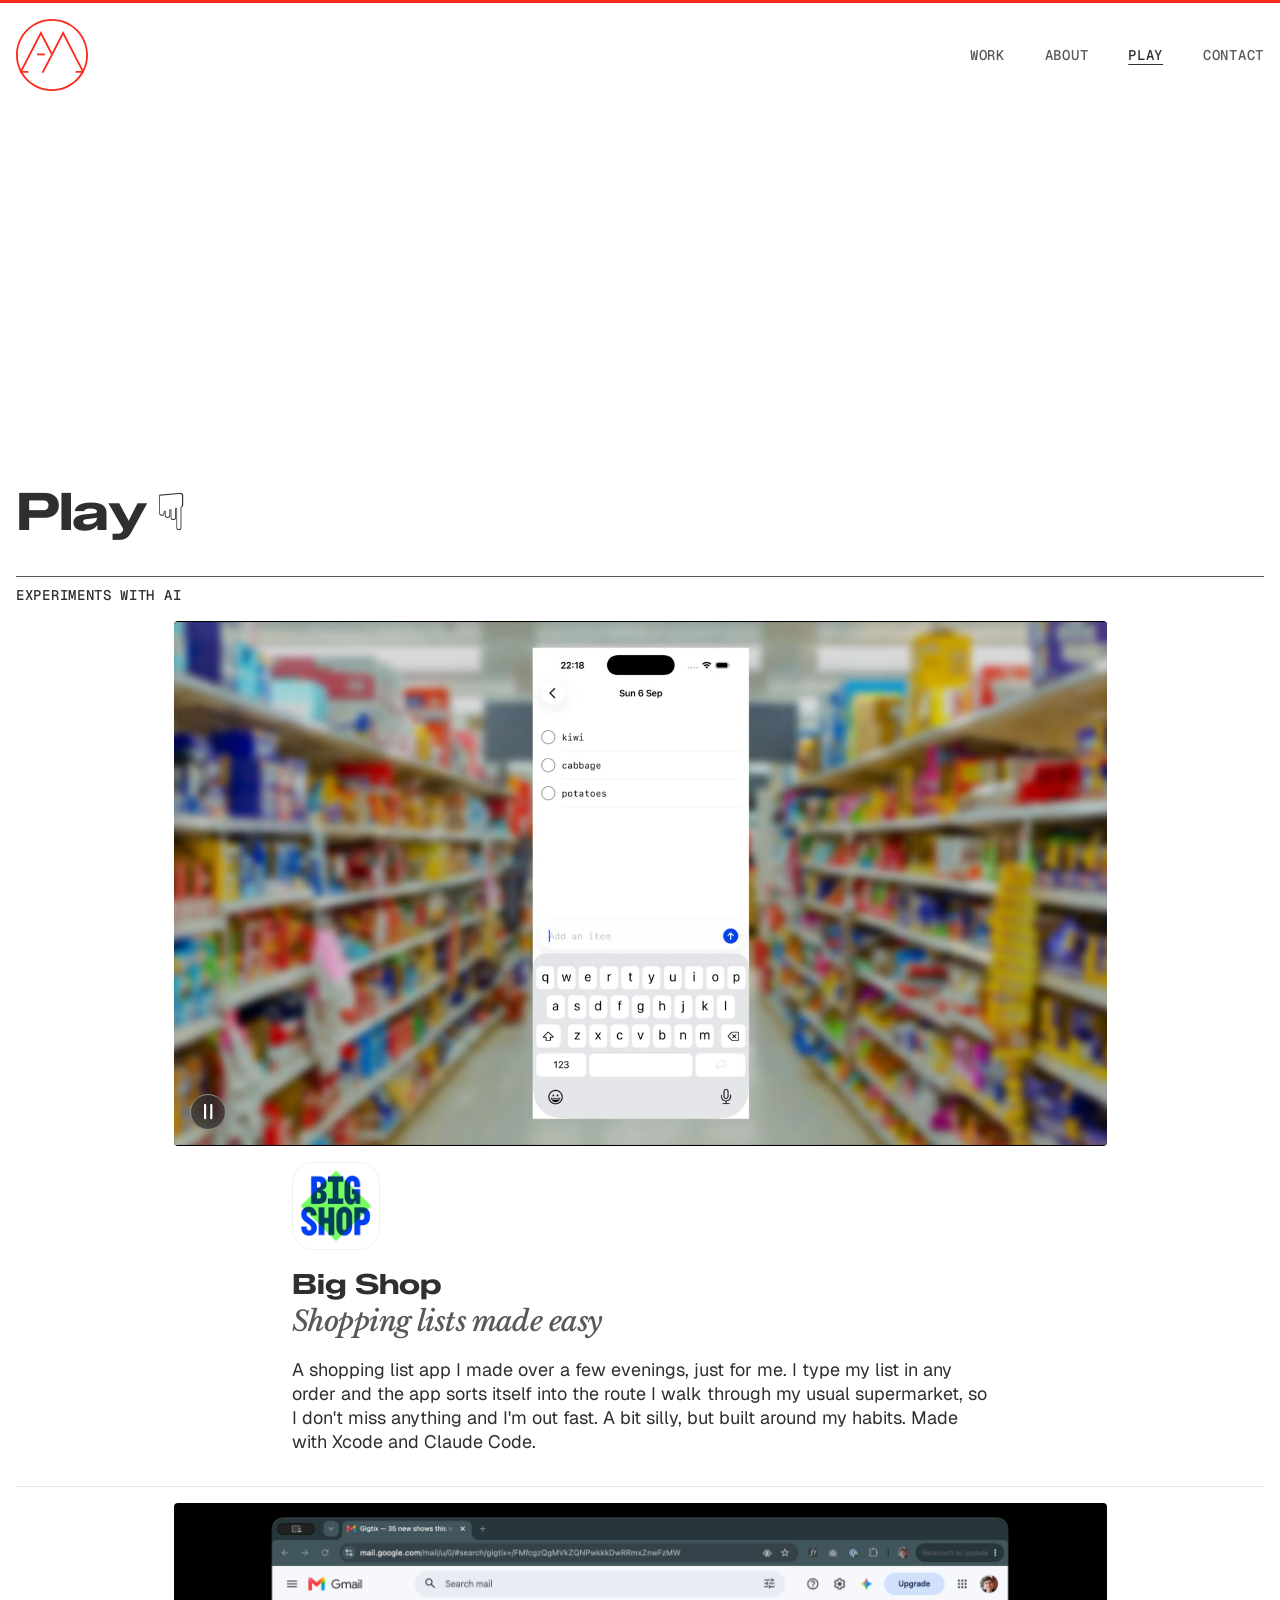
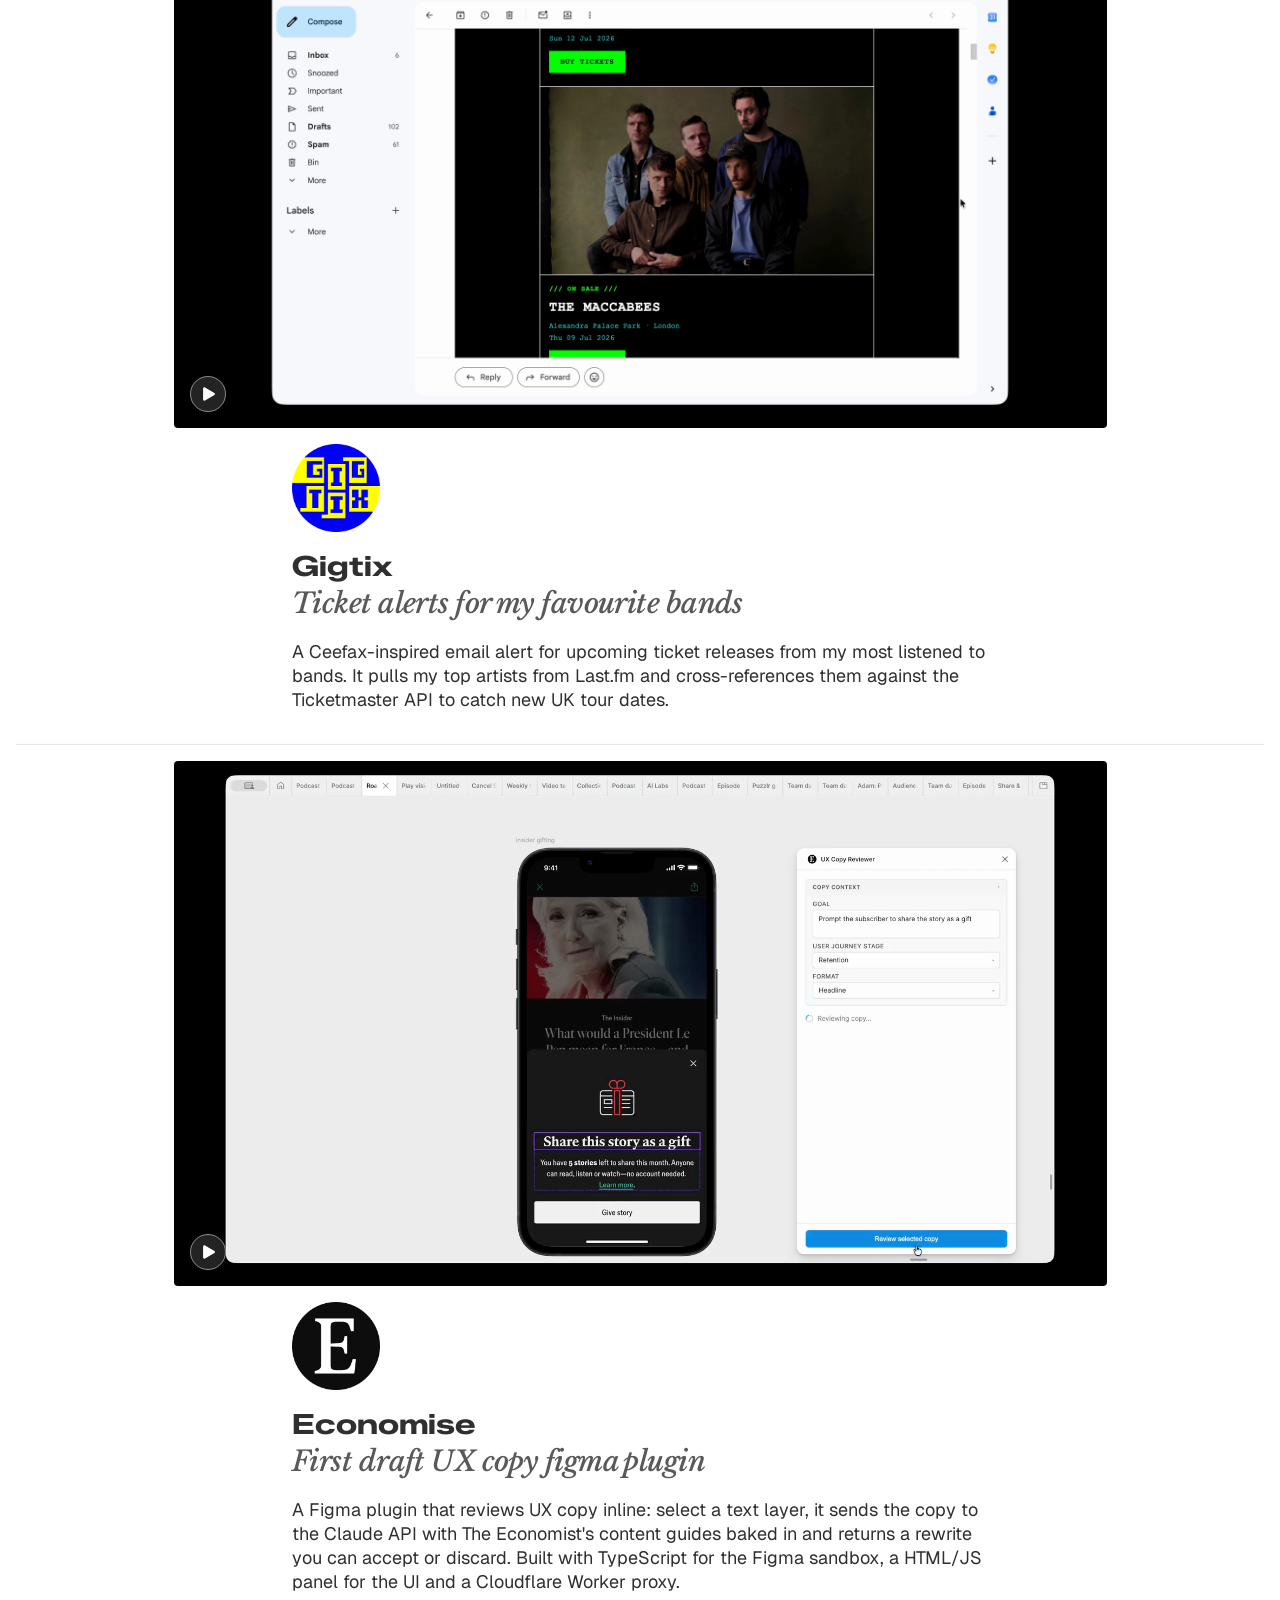
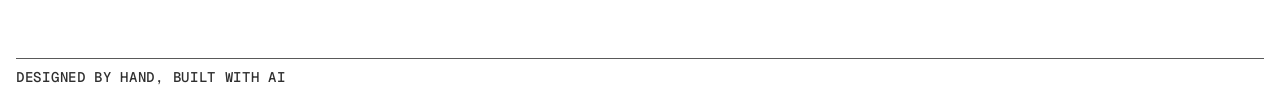
<file: play.html>
<!DOCTYPE html>
<html lang="en">
  <head>
    <meta charset="UTF-8" />
    <meta name="viewport" content="width=device-width, initial-scale=1.0" />
    <meta
      name="description"
      content="Play — experiments with AI from Adam Morris, designer, developer, and builder."
    />
    <meta name="theme-color" content="#0f172a" />
    <link rel="canonical" href="https://adammorrisdesign.com/play" />

    <meta property="og:title" content="Play — Adam Morris" />
    <meta
      property="og:description"
      content="Experiments with AI from Adam Morris — designer, developer, and builder."
    />
    <meta property="og:type" content="website" />
    <meta property="og:url" content="https://adammorrisdesign.com/play" />
    <meta property="og:image" content="https://adammorrisdesign.com/assets/og-image.png" />
    <meta property="og:image:width" content="1200" />
    <meta property="og:image:height" content="630" />
    <meta property="og:locale" content="en_US" />

    <meta name="twitter:card" content="summary_large_image" />
    <meta name="twitter:title" content="Play — Adam Morris" />
    <meta
      name="twitter:description"
      content="Experiments with AI from Adam Morris — designer, developer, and builder."
    />
    <meta name="twitter:image" content="https://adammorrisdesign.com/assets/og-image.png" />

    <link rel="icon" href="assets/favicon.svg" type="image/svg+xml" />
    <link rel="preconnect" href="https://fonts.googleapis.com" />
    <link rel="preconnect" href="https://fonts.gstatic.com" crossorigin />
    <link
      href="https://fonts.googleapis.com/css2?family=Geist+Mono:wght@500&display=swap"
      rel="stylesheet"
    />
    <link
      href="https://fonts.googleapis.com/css2?family=Zalando+Sans+Expanded:wght@300;700&display=swap"
      rel="stylesheet"
    />
    <link
      href="https://fonts.googleapis.com/css2?family=Geist:wght@400;700&display=swap"
      rel="stylesheet"
    />
    <link
      href="https://fonts.googleapis.com/css2?family=Libre+Baskerville:ital,wght@1,400;1,700&display=swap"
      rel="stylesheet"
    />
    <link rel="stylesheet" href="css/styles.css" />

    <title>Adam Morris — Product Design Leader | Play</title>
  </head>
  <body>
    <a class="skip-link" href="#main">Skip to main content</a>

    <header class="site-nav" aria-label="Primary">
      <div class="site-nav__rule" aria-hidden="true"></div>
      <div class="site-nav__spacer" aria-hidden="true"></div>
      <nav class="site-nav__masthead">
        <a class="site-nav__logo" href="/#top" aria-label="Home">
          <img src="assets/nav-logo.svg" alt="" width="72" height="72" />
        </a>
        <ul class="site-nav__links">
          <li><a href="/#work">WORK</a></li>
          <li><a href="/#about">ABOUT</a></li>
          <li><a href="/play" aria-current="page">PLAY</a></li>
          <li><a href="/#contact">CONTACT</a></li>
        </ul>
      </nav>
      <div class="site-nav__spacer" aria-hidden="true"></div>
      <div class="rule rule--thin site-nav__bottom-rule" aria-hidden="true"></div>
    </header>

    <main id="main" class="page" tabindex="-1">
      <div id="top" class="page__top" aria-hidden="true"></div>

      <section class="page-header page-header--play" aria-labelledby="hero-heading">
        <div class="page-header__inner">
          <div class="page-header__titleblock">
            <h1 id="hero-heading" class="page-header__name play-title" aria-label="Play">
              <span class="play-title__letters" aria-hidden="true"><span class="play-letter" data-letter>P</span><span class="play-letter" data-letter>l</span><span class="play-letter" data-letter>a</span><span class="play-letter" data-letter>y</span></span><button type="button" class="play-letter play-letter--symbol" id="playReset" data-letter aria-label="Replay animation">☟</button>
            </h1>
          </div>
        </div>
      </section>

      <section id="experiments" class="page-section" aria-labelledby="experiments-heading">
        <header class="page-section__header">
          <div class="rule rule--thin" aria-hidden="true"></div>
          <h2 id="experiments-heading" class="page-section__kicker">EXPERIMENTS WITH AI</h2>
        </header>

        <article class="teaser teaser--single">
          <div class="teaser__media teaser__media--black" data-video-teaser>
            <video
              class="teaser__img"
              poster="assets/figma/bigshop.jpg"
              muted
              loop
              playsinline
              preload="metadata"
              data-video
            >
              <source src="assets/video/bigshop-vid-again.mp4" type="video/mp4" />
            </video>
            <button class="teaser__btn" type="button" aria-label="Play video" data-video-toggle>
              <svg viewBox="0 0 36 36" aria-hidden="true">
                <circle class="teaser__btn__bg" cx="18" cy="18" r="18" />
                <circle class="teaser__btn__ring" cx="18" cy="18" r="17.5" fill="none" />
                <path
                  class="teaser__btn__glyph"
                  data-glyph
                  transform="translate(13.091 11.365) scale(0.8474)"
                  d="M0 14.1152V1.54688C0 1.02539 0.134766 0.638672 0.404297 0.386719C0.673828 0.128906 0.993164 0 1.3623 0C1.69043 0 2.01562 0.09375 2.33789 0.28125L12.832 6.39844C13.2188 6.62695 13.5 6.84668 13.6758 7.05762C13.8574 7.26855 13.9482 7.52637 13.9482 7.83105C13.9482 8.12988 13.8574 8.3877 13.6758 8.60449C13.5 8.81543 13.2188 9.03223 12.832 9.25488L2.33789 15.3809C2.01562 15.5684 1.69043 15.6621 1.3623 15.6621C0.993164 15.6621 0.673828 15.5332 0.404297 15.2754C0.134766 15.0176 0 14.6309 0 14.1152Z"
                />
              </svg>
            </button>
          </div>
          <div class="teaser__body">
            <img
              class="teaser__appicon"
              src="assets/figma/bigshopicon.png"
              alt="Big Shop app icon"
              width="88"
              height="88"
              loading="lazy"
            />
            <div class="teaser__intro">
              <hgroup class="teaser-heading">
                <h3 class="teaser-heading__title">Big Shop</h3>
                <p class="teaser-heading__sub">Shopping lists made easy</p>
              </hgroup>
            </div>
            <p class="teaser__desc">
              A shopping list app I made over a few evenings, just for me. I type my list in any order and
              the app sorts itself into the route I walk through my usual supermarket, so I don't miss
              anything and I'm out fast. A bit silly, but built around my habits. Made with Xcode and
              Claude Code.
            </p>
          </div>
        </article>

        <div class="rule rule--thin" aria-hidden="true"></div>

        <article class="teaser teaser--single">
          <div class="teaser__media teaser__media--black" data-video-teaser>
            <video
              class="teaser__img"
              poster="assets/figma/gigtix.png"
              muted
              loop
              playsinline
              preload="metadata"
              data-video
            >
              <source src="assets/video/gigtix.mp4" type="video/mp4" />
            </video>
            <button class="teaser__btn" type="button" aria-label="Play video" data-video-toggle>
              <svg viewBox="0 0 36 36" aria-hidden="true">
                <circle class="teaser__btn__bg" cx="18" cy="18" r="18" />
                <circle class="teaser__btn__ring" cx="18" cy="18" r="17.5" fill="none" />
                <path
                  class="teaser__btn__glyph"
                  data-glyph
                  transform="translate(13.091 11.365) scale(0.8474)"
                  d="M0 14.1152V1.54688C0 1.02539 0.134766 0.638672 0.404297 0.386719C0.673828 0.128906 0.993164 0 1.3623 0C1.69043 0 2.01562 0.09375 2.33789 0.28125L12.832 6.39844C13.2188 6.62695 13.5 6.84668 13.6758 7.05762C13.8574 7.26855 13.9482 7.52637 13.9482 7.83105C13.9482 8.12988 13.8574 8.3877 13.6758 8.60449C13.5 8.81543 13.2188 9.03223 12.832 9.25488L2.33789 15.3809C2.01562 15.5684 1.69043 15.6621 1.3623 15.6621C0.993164 15.6621 0.673828 15.5332 0.404297 15.2754C0.134766 15.0176 0 14.6309 0 14.1152Z"
                />
              </svg>
            </button>
          </div>
          <div class="teaser__body">
            <img
              class="teaser__appicon"
              src="assets/figma/gigtixicon.png"
              alt="Gigtix app icon"
              width="88"
              height="88"
              loading="lazy"
            />
            <div class="teaser__intro">
              <hgroup class="teaser-heading">
                <h3 class="teaser-heading__title">Gigtix</h3>
                <p class="teaser-heading__sub">Ticket alerts for my favourite bands</p>
              </hgroup>
            </div>
            <p class="teaser__desc">
              A Ceefax-inspired email alert for upcoming ticket releases from my most listened to bands. It
              pulls my top artists from Last.fm and cross-references them against the Ticketmaster API to
              catch new UK tour dates.
            </p>
          </div>
        </article>

        <div class="rule rule--thin" aria-hidden="true"></div>

        <article class="teaser teaser--single teaser--last">
          <div class="teaser__media teaser__media--black" data-video-teaser>
            <video
              class="teaser__img"
              poster="assets/figma/economise.png"
              muted
              loop
              playsinline
              preload="metadata"
              data-video
            >
              <source src="assets/video/economise.mp4" type="video/mp4" />
            </video>
            <button class="teaser__btn" type="button" aria-label="Play video" data-video-toggle>
              <svg viewBox="0 0 36 36" aria-hidden="true">
                <circle class="teaser__btn__bg" cx="18" cy="18" r="18" />
                <circle class="teaser__btn__ring" cx="18" cy="18" r="17.5" fill="none" />
                <path
                  class="teaser__btn__glyph"
                  data-glyph
                  transform="translate(13.091 11.365) scale(0.8474)"
                  d="M0 14.1152V1.54688C0 1.02539 0.134766 0.638672 0.404297 0.386719C0.673828 0.128906 0.993164 0 1.3623 0C1.69043 0 2.01562 0.09375 2.33789 0.28125L12.832 6.39844C13.2188 6.62695 13.5 6.84668 13.6758 7.05762C13.8574 7.26855 13.9482 7.52637 13.9482 7.83105C13.9482 8.12988 13.8574 8.3877 13.6758 8.60449C13.5 8.81543 13.2188 9.03223 12.832 9.25488L2.33789 15.3809C2.01562 15.5684 1.69043 15.6621 1.3623 15.6621C0.993164 15.6621 0.673828 15.5332 0.404297 15.2754C0.134766 15.0176 0 14.6309 0 14.1152Z"
                />
              </svg>
            </button>
          </div>
          <div class="teaser__body">
            <img
              class="teaser__appicon"
              src="assets/figma/economiseicon.png"
              alt="Economise app icon"
              width="88"
              height="88"
              loading="lazy"
            />
            <div class="teaser__intro">
              <hgroup class="teaser-heading">
                <h3 class="teaser-heading__title">Economise</h3>
                <p class="teaser-heading__sub">First draft UX copy figma plugin</p>
              </hgroup>
            </div>
            <p class="teaser__desc">
              A Figma plugin that reviews UX copy inline: select a text layer, it sends the copy to the
              Claude API with The Economist's content guides baked in and returns a rewrite you can accept
              or discard. Built with TypeScript for the Figma sandbox, a HTML/JS panel for the UI and a
              Cloudflare Worker proxy.
            </p>
          </div>
        </article>
      </section>

      <section class="page-section page-section--footer" aria-label="Footer">
        <header class="page-section__header">
          <div class="rule rule--thin" aria-hidden="true"></div>
          <p class="page-section__kicker">DESIGNED BY HAND, BUILT WITH AI</p>
        </header>
      </section>
    </main>

    <script src="assets/js/main.js" defer></script>
    <script src="assets/js/play.js" defer></script>
    <script>
      (function () {
        const nav = document.querySelector(".site-nav");
        if (!nav) return;

        function update() {
          nav.classList.toggle("is-scrolled", window.scrollY > 0);
        }

        window.addEventListener("scroll", update, { passive: true });
        update();
      })();
    </script>
  </body>
</html>
</file>
<file: css/styles.css>
/* --------------------------------------------------------------------------
   Design tokens
   -------------------------------------------------------------------------- */
:root {
  --color-bg: #ffffff;
  --color-bg-elevated: #ffffff;
  --color-text: #2f2f2f;
  --color-text-muted: #595959;
  --color-accent: #2563eb;
  --color-accent-hover: #1d4ed8;
  --color-border: #e2e8f0;
  --color-border-subtle: #f0f0f0;
  --color-hero-bg: #ffffff;
  --color-hero-text: #2f2f2f;
  --color-hero-muted: #595959;
  --color-red: #ff2919;

  --font-sans: "Geist", ui-sans-serif, system-ui, -apple-system, "Segoe UI", Roboto,
    "Helvetica Neue", Arial, sans-serif;

  --space-1: 0.25rem;
  --space-2: 0.5rem;
  --space-3: 0.75rem;
  --space-4: 1rem;
  --space-6: 1.5rem;
  --space-8: 2rem;
  --space-12: 3rem;
  --space-16: 4rem;
  --space-24: 6rem;

  --radius-sm: 6px;
  --radius-md: 10px;
  --shadow-sm: 0 1px 2px rgba(15, 23, 42, 0.06);
  --max-content: 42rem;
  --page-width: 1440px;
  --page-gutter: 16px;
  --content-width: 1408px;

  --nav-height: 106px;
  --nav-rule-height: 3px;
  --nav-pad-x: 16px;
  --nav-link-gap: 40px;
  --nav-link-color: #595959;
  --nav-rule-color: var(--color-red);

  --transition-fast: 150ms ease;

  --hero-name-size: 52px;
  --hero-name-line: 52px;
  --hero-name-size-sm: 44px;
  --hero-name-line-sm: 44px;

  --hero-headline-size: 44px;
  --hero-headline-line: 52px;
  --hero-headline-size-sm: 28px;
  --hero-headline-line-sm: 32px;
}

*,
*::before,
*::after {
  box-sizing: border-box;
}

html {
  scroll-behavior: smooth;
}

@media (prefers-reduced-motion: reduce) {
  html {
    scroll-behavior: auto;
  }

  *,
  *::before,
  *::after {
    animation-duration: 0.01ms !important;
    animation-iteration-count: 1 !important;
    transition-duration: 0.01ms !important;
  }
}

body {
  margin: 0;
  font-family: var(--font-sans);
  font-size: 1.0625rem;
  line-height: 1.6;
  color: var(--color-text);
  background-color: var(--color-bg);
}

img {
  max-width: 100%;
  height: auto;
}

/* --------------------------------------------------------------------------
   Accessibility
   -------------------------------------------------------------------------- */
.skip-link {
  position: absolute;
  top: var(--space-2);
  left: var(--space-2);
  z-index: 100;
  padding: var(--space-2) var(--space-4);
  font-weight: 600;
  color: var(--color-hero-bg);
  background: var(--color-bg-elevated);
  border-radius: var(--radius-sm);
  box-shadow: var(--shadow-sm);
  text-decoration: none;
  clip: rect(0 0 0 0);
  clip-path: inset(50%);
  width: 1px;
  height: 1px;
  overflow: hidden;
  white-space: nowrap;
}

.skip-link:focus {
  clip: auto;
  clip-path: none;
  width: auto;
  height: auto;
  outline: 2px solid var(--color-accent);
  outline-offset: 2px;
}

:focus-visible {
  outline: 2px solid var(--color-accent);
  outline-offset: 2px;
}

.button:focus-visible {
  outline-offset: 4px;
}

/* --------------------------------------------------------------------------
   Page layout
   -------------------------------------------------------------------------- */
.page {
  width: 100%;
  max-width: none;
  margin: 0;
  padding: var(--nav-height) var(--nav-pad-x) 0;
}

.page__top {
  position: absolute;
  top: 0;
  left: 0;
  width: 1px;
  height: 1px;
  overflow: hidden;
}

.rule {
  width: 100%;
  background: var(--color-border);
}

.rule--thin {
  height: 1px;
}

.muted {
  color: var(--color-text-muted);
}

/* --------------------------------------------------------------------------
   Header block (Figma "Header")
   -------------------------------------------------------------------------- */
.page-header {
  min-height: 432px;
  display: flex;
  align-items: flex-end;
  padding: 0 0 0 0;
  margin-top: 0;
}

.page-header__inner {
  width: 100%;
  display: flex;
  flex-direction: column;
  gap: 56px;
  align-items: flex-start;
  justify-content: flex-end;
  padding-bottom: 0;
}

.page-header__titleblock {
  width: 694px;
  max-width: 100%;
}

.page-header__name {
  margin: 0;
  font-family: "Zalando Sans Expanded", var(--font-sans);
  font-weight: 700;
  font-size: var(--hero-name-size);
  line-height: var(--hero-name-line);
  letter-spacing: -0.02em;
  color: var(--color-text);
}

.page-header__label {
  margin: 0;
  font-family: "Geist Mono", ui-monospace, SFMono-Regular, Menlo, Monaco, Consolas,
    "Liberation Mono", "Courier New", monospace;
  font-weight: 500;
  font-size: 14px;
  line-height: 20px;
  letter-spacing: 0.7px;
  text-transform: uppercase;
  color: var(--color-text-muted);
}

.page-header__headline {
  margin: 0;
  width: 100%;
  font-family: "Zalando Sans Expanded", var(--font-sans);
  font-weight: 300;
  font-size: var(--hero-headline-size);
  line-height: var(--hero-headline-line);
  letter-spacing: -0.02em;
  color: var(--color-text);
}

/* --------------------------------------------------------------------------
   Play page
   -------------------------------------------------------------------------- */
.play-title__letters {
  display: inline-block;
}

.play-letter {
  display: inline-block;
  opacity: 0;
  transition: opacity 120ms ease;
  transform: translateY(0);
}

.play-letter--symbol {
  margin-left: 0.16em;
  border: 0;
  padding: 0;
  background: transparent;
  font: inherit;
  color: inherit;
  cursor: pointer;
  transition: color var(--transition-fast);
}

.play-letter--symbol:hover,
.play-letter--symbol:focus-visible {
  color: var(--color-red);
}

.teaser.teaser--single {
  flex-direction: column;
  align-items: center;
  margin-bottom: 32px;
}

.teaser--single.teaser--last {
  margin-bottom: 64px;
}

.teaser--single .teaser__media {
  width: 100%;
  max-width: 933px;
  flex: none;
}

.teaser--single .teaser__body {
  width: 100%;
  max-width: 696px;
  flex: none;
}

.teaser__appicon {
  display: block;
  width: 88px;
  height: auto;
}

/* --------------------------------------------------------------------------
   Sections
   -------------------------------------------------------------------------- */
.page-section {
  margin-top: 38px;
  scroll-margin-top: calc(var(--nav-height) + 24px);
}

.page-section__header {
  display: flex;
  flex-direction: column;
  gap: 8px;
  margin-bottom: 16px;
}

.page-section__header .rule {
  background: var(--color-text-muted);
}

.page-section__kicker {
  margin: 0;
  font-family: "Geist Mono", ui-monospace, SFMono-Regular, Menlo, Monaco, Consolas,
    "Liberation Mono", "Courier New", monospace;
  font-weight: 500;
  font-size: 14px;
  line-height: 20px;
  letter-spacing: 0.7px;
  color: var(--color-text);
}

/* --------------------------------------------------------------------------
   Work teasers
   -------------------------------------------------------------------------- */
.teaser {
  display: flex;
  gap: 16px;
  align-items: center;
  width: 100%;
  margin: 16px 0;
}

.teaser__body {
  flex: 459 1 0;
  display: flex;
  flex-direction: column;
  gap: 18px;
}

.teaser__intro {
  display: flex;
  flex-direction: column;
  gap: 8px;
}

.teaser__fly {
  margin: 0;
  font-family: "Geist Mono", ui-monospace, SFMono-Regular, Menlo, Monaco, Consolas,
    "Liberation Mono", "Courier New", monospace;
  font-weight: 600;
  font-size: 14px;
  line-height: 18px;
  letter-spacing: 0.7px;
  color: var(--color-red);
}

.teaser-heading {
  display: flex;
  flex-direction: column;
  gap: 4px;
  margin: 0;
}

.teaser-heading__title {
  margin: 0;
  font-family: "Zalando Sans Expanded", var(--font-sans);
  font-weight: 700;
  font-size: 28px;
  line-height: 32px;
  letter-spacing: 0;
  color: var(--color-text);
}

.teaser-heading__sub {
  margin: 0;
  font-family: "Libre Baskerville", serif;
  font-style: italic;
  font-weight: 500;
  font-size: 28px;
  line-height: 36px;
  letter-spacing: -0.56px;
  color: var(--color-text-muted);
}

.teaser__desc {
  margin: 0;
  font-family: var(--font-sans);
  font-weight: 400;
  font-size: 18px;
  line-height: 24px;
  color: var(--color-text);
}

.teaser__year {
  margin: 0;
  font-family: "Geist Mono", ui-monospace, SFMono-Regular, Menlo, Monaco, Consolas,
    "Liberation Mono", "Courier New", monospace;
  font-weight: 500;
  font-size: 14px;
  line-height: 20px;
  letter-spacing: 0.7px;
  color: var(--color-text-muted);
}

.teaser__cta {
  display: inline-flex;
  align-items: center;
  justify-content: center;
  gap: 8px;
  align-self: flex-start;
  height: 44px;
  padding: 12px;
  border-radius: 2px;
  background: var(--color-text);
  color: #fff;
  text-decoration: none;
  transition: background-color var(--transition-fast);
  font-family: "Geist Mono", ui-monospace, SFMono-Regular, Menlo, Monaco, Consolas,
    "Liberation Mono", "Courier New", monospace;
  font-weight: 500;
  font-size: 14px;
  line-height: 20px;
  letter-spacing: 0.7px;
}

.teaser__cta-icon {
  flex: none;
  width: 11px;
  height: 11px;
  color: currentColor;
}

.teaser__cta:hover {
  background: var(--color-text-muted);
}

.teaser__media {
  aspect-ratio: 933 / 525;
  flex: 933 1 0;
  position: relative;
  overflow: hidden;
  border-radius: 4px;
  background: #fff;
}

.teaser__media--red {
  background: #d03223;
  display: grid;
  place-items: center;
}

.teaser__media--red .teaser__img {
  position: absolute;
  inset: 0;
  width: 100%;
  height: 100%;
  object-fit: contain;
}

.teaser__media--espresso {
  background: linear-gradient(to bottom, #223076, #5fc6a8);
  display: grid;
  place-items: center;
}

.teaser__media--espresso .teaser__img {
  position: absolute;
  inset: 0;
  width: 100%;
  height: 100%;
  object-fit: contain;
}

[data-parallax] {
  transform: scale(1.18);
  will-change: transform;
}

.teaser__media--tall {
  border: 1px solid var(--color-border-subtle);
}

/* Image taller than its frame: fill the width, let it travel vertically */
.teaser__media--tall .teaser__img {
  position: absolute;
  top: 0;
  left: 0;
  width: 100%;
  height: auto;
}

[data-parallax="tall"] {
  transform: none;
}

@media (prefers-reduced-motion: reduce) {
  [data-parallax] {
    transform: none;
  }

  .teaser__media--tall .teaser__img {
    top: 50%;
    transform: translateY(-50%);
  }
}

.teaser__img-reveal {
  --reveal-rise: 28px;
  --reveal-duration: 0.75s;
  --reveal-delay: 0.5s;
  --reveal-ease: cubic-bezier(0.2, 0, 0, 1);
  position: absolute;
  inset: 0;
  opacity: 0;
  transform: translateY(var(--reveal-rise));
  animation: teaserImgReveal var(--reveal-duration) var(--reveal-ease) var(--reveal-delay) forwards;
}

@keyframes teaserImgReveal {
  to {
    opacity: 1;
    transform: translateY(0);
  }
}

@media (prefers-reduced-motion: reduce) {
  .teaser__img-reveal {
    animation: none;
    opacity: 1;
    transform: none;
  }
}

.teaser__media--black {
  background: #000;
}

.teaser__media--black .teaser__img {
  object-fit: contain;
}

.teaser__img {
  width: 100%;
  height: 100%;
  object-fit: cover;
  display: block;
}

.teaser__img--slide {
  position: absolute;
  inset: 0;
  opacity: 0;
  transition: opacity 900ms ease;
}

.teaser__img--slide.is-active {
  opacity: 1;
  z-index: 1;
}

.teaser__btn {
  position: absolute;
  left: 16px;
  bottom: 16px;
  width: 36px;
  height: 36px;
  padding: 0;
  border: 0;
  border-radius: 50%;
  background: transparent;
  cursor: pointer;
}

.teaser__btn svg {
  width: 36px;
  height: 36px;
  display: block;
}

.teaser__btn__bg {
  fill: #2f2f2f;
  fill-opacity: 0.75;
  transition: fill-opacity var(--transition-fast);
}

.teaser__btn__ring {
  stroke: #ffffff;
  stroke-width: 1;
  stroke-opacity: 0.45;
  transition: stroke-opacity var(--transition-fast);
}

.teaser__btn__glyph {
  fill: #ffffff;
}

.teaser__btn:hover .teaser__btn__bg {
  fill-opacity: 0.9;
}

.teaser__btn:hover .teaser__btn__ring {
  stroke-opacity: 0.65;
}

.teaser__btn:active .teaser__btn__bg {
  fill-opacity: 1;
}

.teaser__btn:active .teaser__btn__ring {
  stroke-opacity: 0.85;
}

.teaser__pager {
  position: absolute;
  right: 16px;
  bottom: 16px;
  z-index: 2;
  display: flex;
  gap: 16px;
}

.teaser__pager-btn {
  width: 36px;
  height: 36px;
  padding: 0;
  border: 0;
  border-radius: 50%;
  background: transparent;
  cursor: pointer;
}

.teaser__pager-btn svg {
  width: 36px;
  height: 36px;
  display: block;
}

.teaser__pager-btn__bg {
  fill: #2f2f2f;
  fill-opacity: 0.75;
  transition: fill-opacity var(--transition-fast);
}

.teaser__pager-btn__ring {
  stroke: #ffffff;
  stroke-opacity: 0.45;
  transition: stroke-opacity var(--transition-fast);
}

.teaser__pager-btn__glyph {
  fill: #ffffff;
}

.teaser__pager-btn:hover .teaser__pager-btn__bg {
  fill-opacity: 0.9;
}

.teaser__pager-btn:hover .teaser__pager-btn__ring {
  stroke-opacity: 0.65;
}

.teaser__pager-btn:active .teaser__pager-btn__bg {
  fill-opacity: 1;
}

.teaser__pager-btn:active .teaser__pager-btn__ring {
  stroke-opacity: 0.85;
}

/* --------------------------------------------------------------------------
   About / contact
   -------------------------------------------------------------------------- */
.about {
  display: grid;
  grid-template-columns: 696fr 103fr 577fr;
  gap: 16px;
  align-items: start;
}

.about__spacer {
  height: 432px;
}

.about__text {
  font-size: 18px;
  line-height: 24px;
  color: var(--color-text);
}

.about__text p {
  margin: 0 0 24px;
}

.about__text p:last-child {
  margin-bottom: 0;
}

.about__text a {
  color: inherit;
  text-decoration: underline;
}

.about__jobs {
  display: flex;
  flex-direction: column;
  gap: 16px;
}

.job {
  display: flex;
  gap: 16px;
  align-items: flex-start;
  justify-content: flex-end;
}

.job__company {
  flex: 221 1 0;
}

.job__org {
  margin: 0;
  font-family: "Geist Mono", ui-monospace, SFMono-Regular, Menlo, Monaco, Consolas,
    "Liberation Mono", "Courier New", monospace;
  font-weight: 600;
  font-size: 14px;
  line-height: 18px;
  letter-spacing: 0.7px;
  color: var(--color-red);
  text-transform: uppercase;
}

.job__org a {
  color: inherit;
  text-decoration: none;
}

.job__org a:hover {
  text-decoration: underline;
}

.job__dates {
  margin: 0;
  font-family: "Geist Mono", ui-monospace, SFMono-Regular, Menlo, Monaco, Consolas,
    "Liberation Mono", "Courier New", monospace;
  font-weight: 500;
  font-size: 14px;
  line-height: 20px;
  color: var(--color-text-muted);
}

.job__roles {
  flex: 340 1 0;
  display: flex;
  flex-direction: column;
  gap: 16px;
}

.role {
  display: flex;
  flex-direction: column;
}

.role__title {
  margin: 0;
  font-family: var(--font-sans);
  font-weight: 700;
  font-size: 14px;
  line-height: 20px;
  color: var(--color-text);
}

.role__dates {
  margin: 0;
  font-family: "Libre Baskerville", serif;
  font-style: italic;
  font-weight: 400;
  font-size: 14px;
  line-height: 20px;
  color: var(--color-text-muted);
}

.teaser__overlay {
  position: absolute;
  right: 32px;
  bottom: 32px;
  width: 260px;
  height: auto;
  box-shadow: 0 0 32px rgba(0, 0, 0, 0.15);
}

/* Events list teasers (Figma "EVENTS AND INTERVIEWS") */
.list-teaser {
  display: flex;
  gap: 16px;
  align-items: flex-start;
  width: 100%;
  margin: 16px 0;
  position: relative;
}

.list-teaser__body {
  flex: 1052 1 0;
}

.list-teaser__media {
  aspect-ratio: 340 / 191;
  flex: 340 1 0;
  border-radius: 4px;
  position: relative;
  overflow: hidden;
  background: #fff;
}

.list-teaser__link {
  position: absolute;
  inset: 0;
  z-index: 1;
}

.list-teaser--linked .list-teaser__img {
  transition: opacity var(--transition-fast);
}

.list-teaser--linked:hover .teaser-heading__sub {
  text-decoration: underline;
}

.list-teaser--linked:hover .list-teaser__img {
  opacity: 0.9;
}

.list-teaser__media--black {
  background: #000;
}

.list-teaser__img {
  position: absolute;
  inset: 0;
  width: 100%;
  height: 100%;
  object-fit: cover;
}

.list-teaser__img--contain {
  object-fit: contain;
}

.list-teaser__media--stack2 .stack__top {
  position: absolute;
  inset: 0;
  object-fit: cover;
}

.list-teaser__media--stack3 .stack__top {
  position: absolute;
  inset: 0;
  transform: scale(2.07) translate(-0.8%, -17.6%);
  transform-origin: center;
  object-fit: cover;
}

.list-teaser__media--stack3 .stack__top2 {
  position: absolute;
  inset: 0;
  transform: scale(1.09) translate(-2.9%, -8.4%);
  transform-origin: center;
  object-fit: cover;
}

/* Writing teasers (Figma "WRITING") */
.writing-grid {
  display: grid;
  grid-template-columns: repeat(4, 1fr);
  gap: 16px;
  margin: 16px 0 32px;
}

.writing-card {
  position: relative;
}

.writing-card__media {
  border-radius: 4px;
  border: 1px solid var(--color-border-subtle);
  overflow: hidden;
  background: #fff;
  margin-bottom: 16px;
}

.writing-card__img {
  width: 100%;
  height: auto;
  display: block;
  transition: opacity var(--transition-fast);
}

.writing-card__title {
  margin: 0 0 8px;
  font-family: "Zalando Sans Expanded", var(--font-sans);
  font-weight: 700;
  font-size: 21px;
  line-height: 26px;
  letter-spacing: 0;
  color: var(--color-text);
}

.writing-card__link {
  position: absolute;
  inset: 0;
  z-index: 1;
}

.writing-card:hover .writing-card__title {
  text-decoration: underline;
}

.writing-card:hover .writing-card__img {
  opacity: 0.9;
}

.writing-card__desc {
  margin: 0 0 16px;
  font-family: var(--font-sans);
  font-weight: 400;
  font-size: 18px;
  line-height: 24px;
  color: var(--color-text);
  display: -webkit-box;
  -webkit-line-clamp: 3;
  -webkit-box-orient: vertical;
  overflow: hidden;
}

.writing-card__meta {
  margin: 0 0 32px;
  font-family: "Geist Mono", ui-monospace, SFMono-Regular, Menlo, Monaco, Consolas,
    "Liberation Mono", "Courier New", monospace;
  font-weight: 500;
  font-size: 14px;
  line-height: 20px;
  letter-spacing: 0.7px;
  color: var(--color-text-muted);
}

.writing-cta {
  margin-top: 0;
}

.contact-links {
  font-family: var(--font-sans);
  font-weight: 700;
  font-size: 18px;
  line-height: 32px;
}

.contact-links a {
  display: block;
  color: var(--color-text);
  text-decoration: none;
}

.contact-links a:hover {
  text-decoration: underline;
}

/* Navigation */
.site-nav {
  position: fixed;
  inset: 0 0 auto 0;
  z-index: 100;
  background: #ffffff;
}

.site-nav__rule {
  height: var(--nav-rule-height);
  background: var(--nav-rule-color);
  width: 100%;
}

.site-nav__spacer {
  height: 8px;
  width: 100%;
}

.site-nav__bottom-rule {
  opacity: 0;
  transition: opacity var(--transition-fast);
}

.site-nav.is-scrolled .site-nav__bottom-rule {
  opacity: 1;
}

.site-nav__masthead {
  display: flex;
  align-items: center;
  justify-content: space-between;
  height: calc(var(--nav-height) - var(--nav-rule-height) - 16px);
  padding: 0 var(--nav-pad-x);
}

.site-nav__logo {
  display: block;
  width: 72px;
  height: 72px;
  flex: 0 0 auto;
}

.site-nav__logo img {
  display: block;
  width: 72px;
  height: 72px;
}

.site-nav__links {
  display: flex;
  align-items: center;
  justify-content: flex-end;
  gap: var(--nav-link-gap);
  margin: 0;
  padding: 0;
  list-style: none;
  font-family: "Geist Mono", ui-monospace, SFMono-Regular, Menlo, Monaco, Consolas, "Liberation Mono",
    "Courier New", monospace;
  font-weight: 500;
  font-size: 14px;
  line-height: 20px;
  letter-spacing: 0.7px;
  color: var(--nav-link-color);
}

.site-nav__links a {
  color: inherit;
  text-decoration: none;
  transition: color var(--transition-fast);
}

.site-nav__links a:hover {
  color: var(--color-text);
}

.site-nav__links a[aria-current="page"] {
  color: var(--color-text);
  text-decoration: underline;
  text-underline-offset: 4px;
}

/* --------------------------------------------------------------------------
   Responsive
   -------------------------------------------------------------------------- */
@media (max-width: 1024px) {
  .teaser {
    flex-direction: column;
    align-items: stretch;
    margin-bottom: 32px;
  }

  .teaser__body {
    flex: 0 0 auto;
    width: 100%;
  }

  .teaser__media {
    order: -1;
    flex: 0 0 auto;
    width: 100%;
  }

  .list-teaser__body {
    padding-top: 0;
  }

  .writing-grid {
    grid-template-columns: repeat(2, 1fr);
  }
}

@media (max-width: 768px) {
  .about {
    grid-template-columns: 1fr;
    gap: 40px;
  }

  .about__spacer {
    display: none;
  }

  .list-teaser {
    flex-direction: column;
    align-items: stretch;
    margin-bottom: 32px;
  }

  .list-teaser__body {
    flex: 0 0 auto;
    width: 100%;
  }

  .list-teaser__media {
    order: -1;
    flex: 0 0 auto;
    width: 100%;
  }
}

@media (max-width: 640px) {
  .teaser--bbc .teaser__overlay {
    right: 16px;
    bottom: 16px;
    width: 140px;
  }

  .writing-grid {
    grid-template-columns: 1fr;
  }
}

@media (max-width: 756px) {
  :root {
    --nav-height: 84px;
  }

  .site-nav__logo,
  .site-nav__logo img {
    width: 56px;
    height: 56px;
  }

  .page-header__name {
    font-size: var(--hero-name-size-sm);
    line-height: var(--hero-name-line-sm);
  }

  .page-header__headline {
    font-size: var(--hero-headline-size-sm);
    line-height: var(--hero-headline-line-sm);
  }
}

@media (max-width: 480px) {
  .site-nav__masthead {
    padding: 0 var(--space-4);
  }

  .site-nav__links {
    gap: 20px;
    font-size: 12px;
    letter-spacing: 0.6px;
  }

  .page {
    padding: var(--nav-height) var(--space-4) 0;
  }

  .job {
    flex-direction: column;
    align-items: flex-start;
  }

  .job:not(:last-child) {
    margin-bottom: 16px;
  }

  .job__company,
  .job__roles {
    flex: 0 0 auto;
    width: 100%;
  }

  .tweak-panel {
    right: 8px;
    bottom: 8px;
    left: 8px;
    width: auto;
  }
}
</file>
